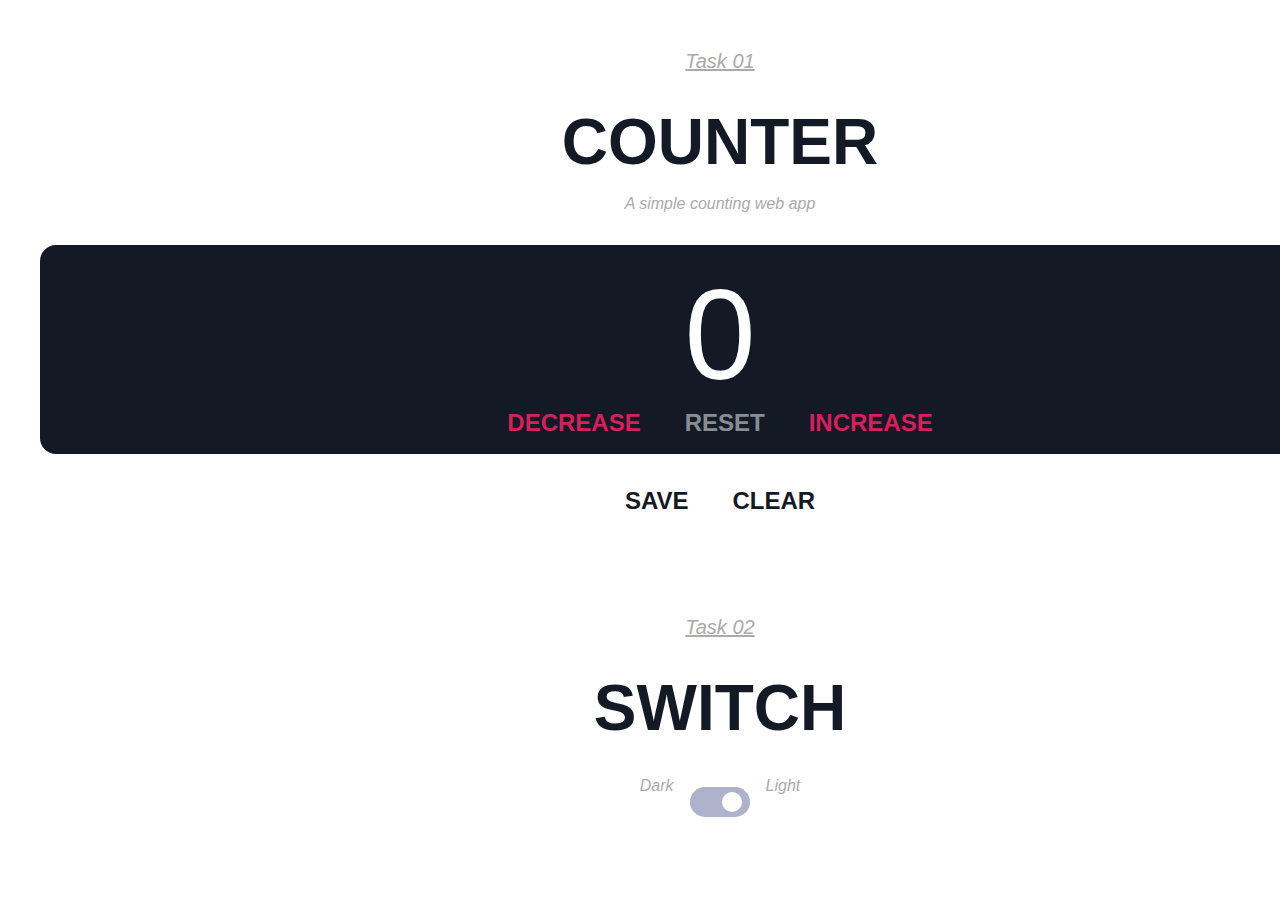
<file: js/lesson-05/module-09/index.html>
<!DOCTYPE html>
<html lang="en">
  <head>
    <meta charset="UTF-8" />
    <meta name="viewport" content="width=device-width, initial-scale=1.0" />
    <title>Lesson 5</title>
    <link rel="stylesheet" href="./css/styles.css" />
  </head>
  <body class="light">
    <!-- Task - 01 -->
    <section>
      <div class="container">
        <p class="task-title">Task 01</p>
        <h1>Counter</h1>
        <p>A simple counting web app</p>

        <div class="counter">
          <div class="counter-value js-counter-value">0</div>

          <div class="counter-controls js-counter-controls">
            <button data-action="decrease">Decrease</button>
            <button data-action="reset">Reset</button>
            <button data-action="increase">Increase</button>
          </div>
        </div>

        <div class="save js-save">
          <button data-action="save">Save</button>
          <button data-action="clear-save">Clear</button>
        </div>
      </div>
    </section>

    <!-- Task - 02 -->
    <section>
      <div class="container">
        <p class="task-title">Task 02</p>
        <h2>Switch</h2>
        <div class="toggle-switch">
          <p>Dark</p>
          <span>
            <label class="switch">
              <input id="theme-switch" type="checkbox" />
              <span class="slider round"></span>
            </label>
          </span>
          <p>Light</p>
        </div>
      </div>
    </section>
    <script type="module" src="./js/counter.js"></script>
    <script type="module" src="./js/themeSwitch.js"></script>
  </body>
</html>
</file>
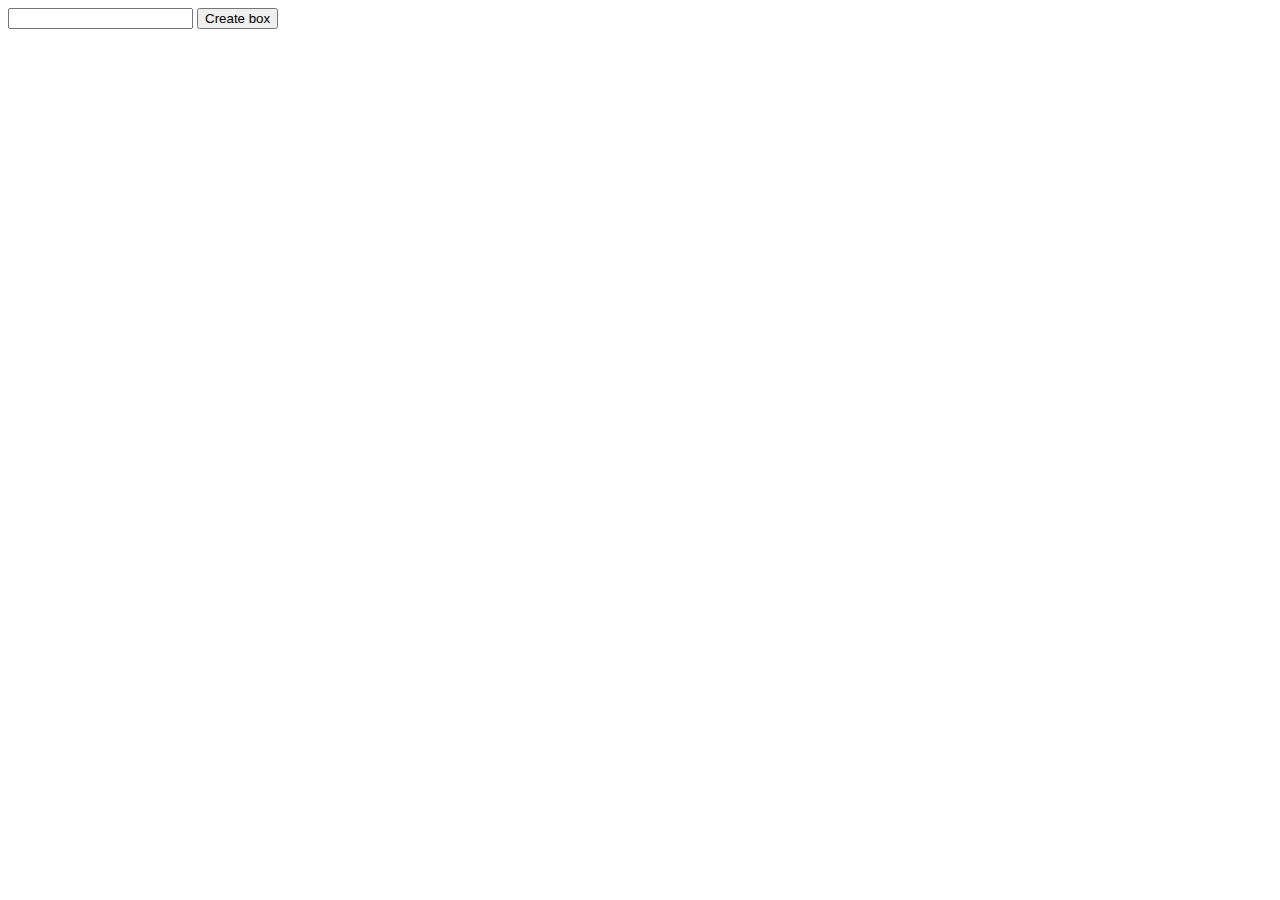
<file: js/lesson-04/modul-7.html>
<!DOCTYPE html>
<html lang="en">
  <head>
    <meta charset="UTF-8" />
    <meta name="viewport" content="width=device-width, initial-scale=1.0" />
    <title>Document</title>
    <link rel="stylesheet" href="./css/style.css" />
  </head>
  <body>
    <form>
      <input type="text" name="box" class="input" />
      <button type="submit">Create box</button>
    </form>
    <div class="box"></div>
    <script type="module" src="./js/modul-7.js"></script>
  </body>
</html>
</file>
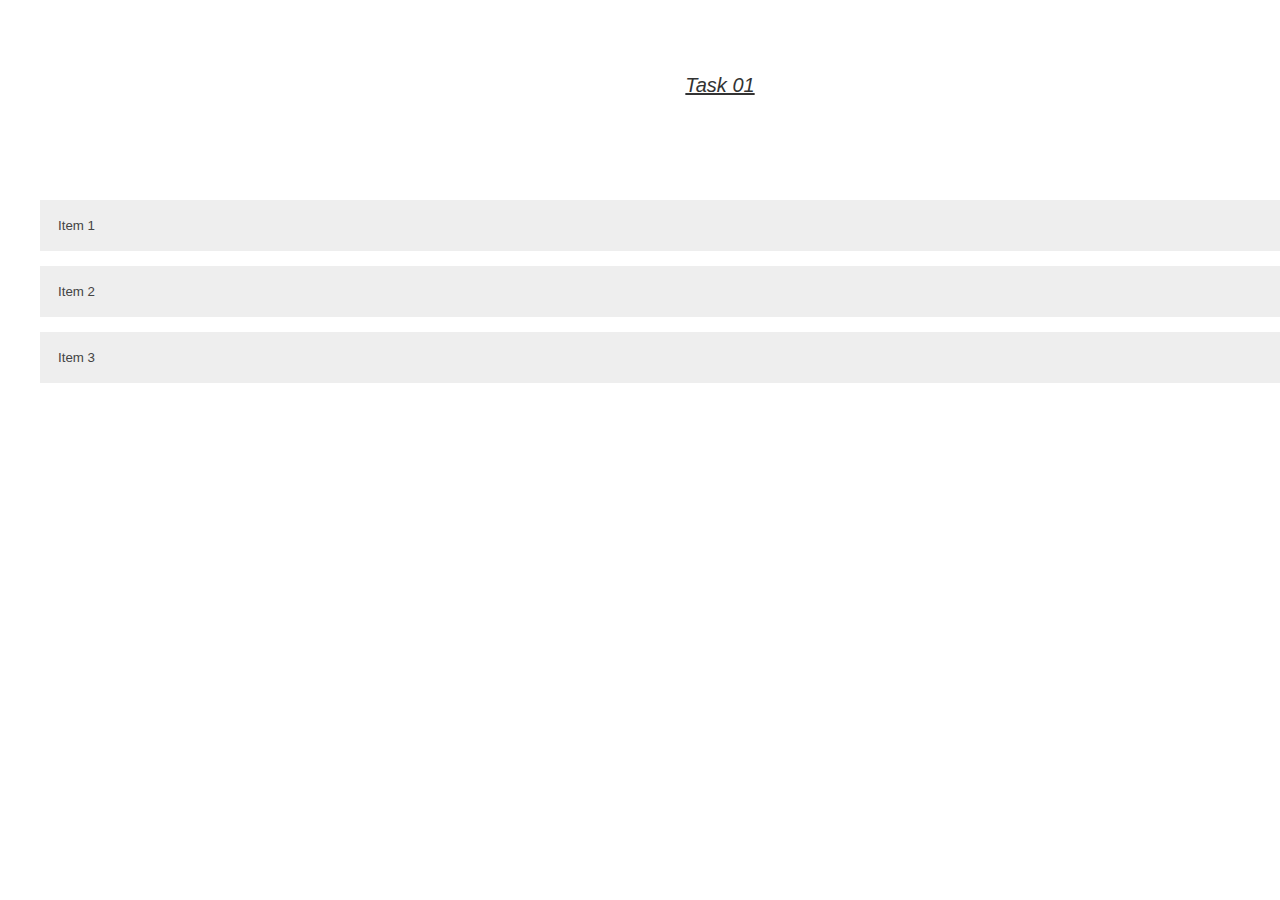
<file: js/lesson-04/module-8.html>
<!DOCTYPE html>
<html lang="en">
  <head>
    <meta charset="UTF-8" />
    <meta name="viewport" content="width=device-width, initial-scale=1.0" />
    <title>Lesson 15</title>

    <link rel="stylesheet" href="./css/acordion.css" />
  </head>

  <body>
    <!-- Task - 01 -->
    <section>
      <div class="container">
        <p class="task-title">Task 01</p>

        <ul class="accordion-list list js-accordion-list">
          <li class="accordion-list-item">
            <button class="accordion js-accordion-btn">Item 1</button>
            <div class="panel js-panel">
              <p>
                Lorem ipsum dolor sit amet consectetur adipisicing elit.
                Inventore, labore deleniti ullam esse consequatur voluptatem
                veritatis, mollitia voluptas voluptatibus quia eveniet veniam,
                eaque corrupti id iste! Consequuntur temporibus doloribus
                assumenda!
              </p>
            </div>
          </li>

          <li class="accordion-list-item">
            <button class="accordion js-accordion-btn">Item 2</button>
            <div class="panel js-panel">
              <p>
                Lorem ipsum dolor sit amet consectetur adipisicing elit.
                Inventore, labore deleniti ullam esse consequatur voluptatem
                veritatis, mollitia voluptas voluptatibus quia eveniet veniam,
                eaque corrupti id iste! Consequuntur temporibus doloribus
                assumenda!
              </p>
            </div>
          </li>

          <li class="accordion-list-item">
            <button class="accordion js-accordion-btn">Item 3</button>
            <div class="panel js-panel">
              <p>
                Lorem ipsum dolor sit amet consectetur adipisicing elit.
                Inventore, labore deleniti ullam esse consequatur voluptatem
                veritatis, mollitia voluptas voluptatibus quia eveniet veniam,
                eaque corrupti id iste! Consequuntur temporibus doloribus
                assumenda!
              </p>
            </div>
          </li>
        </ul>
      </div>
    </section>

    <script type="module" src="./js/modul-8.js"></script>
  </body>
</html>
</file>
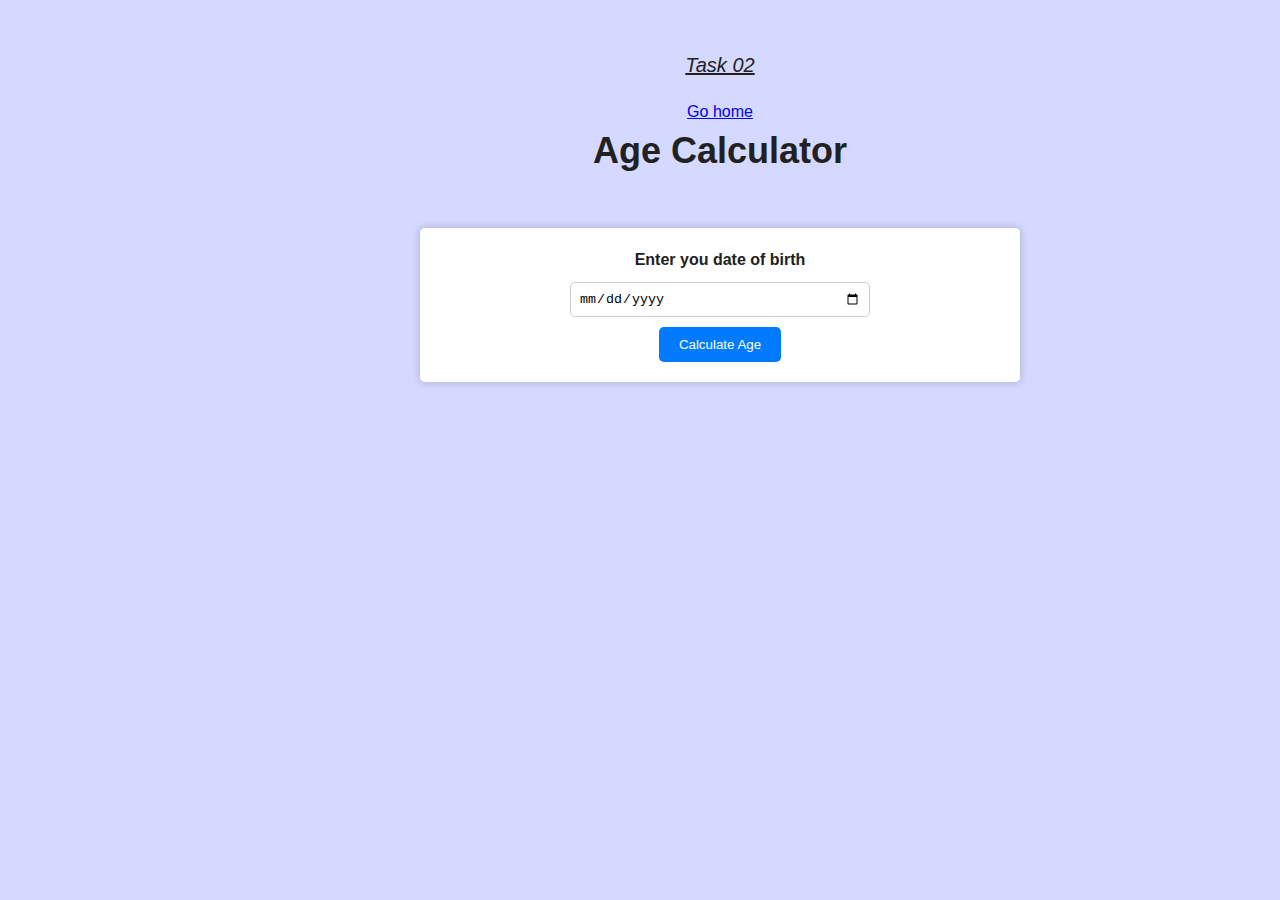
<file: js/lesson-05/module-10/pages/age-calculator.html>
<!DOCTYPE html>
<html lang="en">
  <head>
    <meta charset="UTF-8" />
    <meta name="viewport" content="width=device-width, initial-scale=1.0" />
    <title>Document</title>
    <link rel="stylesheet" href="../css/main.css" />
  </head>
  <body>
    <section>
      <div class="container">
        <p class="task-title">Task 02</p>

        <a href="../index.html">Go home</a>

        <h2>Age Calculator</h2>
        <div class="form">
          <label for="birthday">Enter you date of birth</label>
          <input type="date" class="js-input" name="birthday" />
          <button class="js-form-btn">Calculate Age</button>
          <p class="js-form-result"></p>
        </div>
      </div>
    </section>
    <script type="module" src="../js/age-calculator.js"></script>
  </body>
</html>
</file>
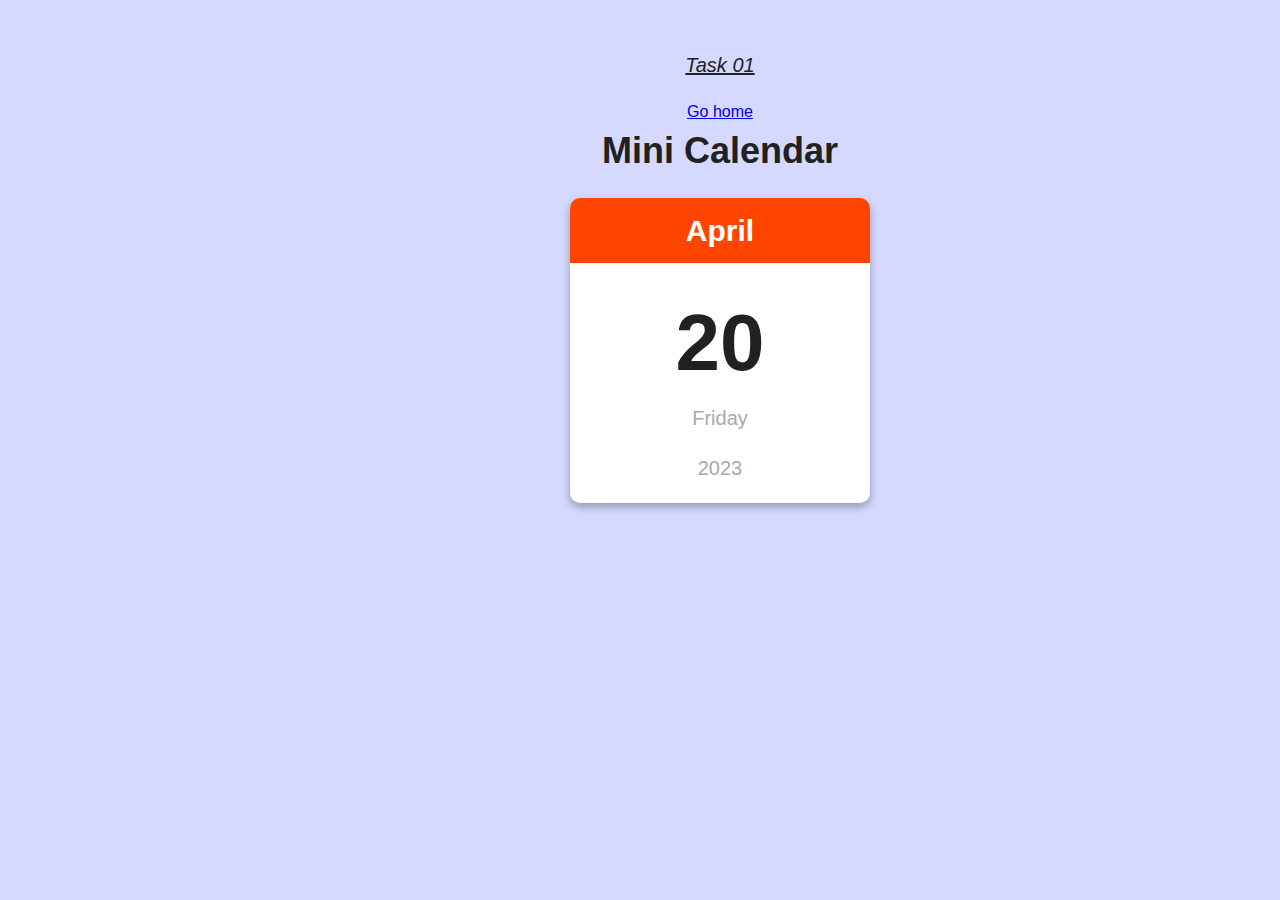
<file: js/lesson-05/module-10/pages/calendar.html>
<!DOCTYPE html>
<html lang="en">
  <head>
    <meta charset="UTF-8" />
    <meta name="viewport" content="width=device-width, initial-scale=1.0" />
    <title>Document</title>

    <link rel="stylesheet" href="../css/main.css" />
  </head>
  <body>
    <section>
      <div class="container">
        <p class="task-title">Task 01</p>

        <a href="../index.html">Go home</a>

        <h1>Mini Calendar</h1>

        <div class="calendar-container js-container">
          <p class="month-name js-month">April</p>
          <p class="day-number js-day-number">20</p>
          <p class="day-name js-day">Friday</p>
          <p class="year js-year">2023</p>
        </div>
      </div>
    </section>
    <script type="module" src="../js/calendar.js"></script>
  </body>
</html>
</file>
<file: js/lesson-05/module-09/css/styles.css>
:root {
  --primary: #d81e5b;
  --secondary: #8a4fff;
  --grey: #aaa;
  --light: #eee;
  --dark: #131a26;
  --toggle-light: hsl(230, 22%, 74%);
  --toggle-dark: linear gradient hsl(210, 78%, 56%) to hsl(146, 68%, 55%);
}

* {
  margin: 0;
  box-sizing: border-box;

  font-family: 'Fira sans', sans-serif;
}

body {
  background: var(--main-background);
  color: var(--main-font);
}

h1,
h2 {
  color: var(--dark);
  font-size: 4rem;
  text-transform: uppercase;
  margin-bottom: 1rem;
}

section {
  padding: 50px 0;
  text-align: center;
}

p {
  color: var(--grey);
  font-style: italic;
  margin-bottom: 2rem;
}

/* components */

.task-title {
  font-size: 20px;
  font-style: italic;
  font-weight: 500;
  text-decoration: underline;
}

.container {
  width: 1440px;
  margin: 0 auto;
  padding: 0px 40px;
}

.module-title {
  text-align: center;
}

/* counter */

.counter {
  background-color: var(--dark);
  padding: 1rem;
  border-radius: 1rem;
  color: white;
}

.counter-value {
  font-size: 8rem;
  text-align: center;
}

.counter-controls {
  display: flex;
  align-items: center;
  justify-content: center;
  margin: 0 -1rem;
}

button {
  appearance: none;
  outline: none;
  border: none;
  background: none;

  margin: 0 1rem;

  color: var(--primary);
  font-size: 1.5rem;
  font-weight: 700;
  text-transform: uppercase;

  cursor: pointer;
  transition: 0.4s ease-in-out;
}

button span {
  display: block;
  transition: 0.4s ease-in-out;
}

button[data-action='reset'] {
  color: white;
  opacity: 0.5;
}

button[data-action='reset']:hover {
  opacity: 1;
}

.save {
  margin-top: 2rem;

  display: flex;
  align-items: center;
  justify-content: center;
}

.save button {
  color: var(--dark);
}

button:active {
  transform: scale(1.1);
}

@keyframes pulse {
  0% {
    transform: scale(1);
  }

  50% {
    transform: scale(1.1);
  }

  100% {
    transform: scale(1);
  }
}

/* switch */

/* The switch - the box around the slider */
.switch {
  position: relative;
  display: inline-block;
  width: 60px;
  height: 30px;
}

/* Hide default html checkbox */
.switch input {
  opacity: 0;
}

/* The slider */
.slider {
  position: absolute;
  cursor: pointer;
  top: 0;
  left: 0;
  right: 0;
  bottom: 0;
  background-color: var(--toggle-light);
  transition: 0.4s;
}

.slider:before {
  position: absolute;
  content: '';
  height: 20px;
  width: 20px;
  left: 32px;
  bottom: 5px;
  background-color: #fff;
  transition: 0.4s;
}

input:checked+.slider {
  background: linear-gradient(90grad, hsl(210, 78%, 56%), hsl(146, 68%, 55%));
}

input:checked+.slider:before {
  transform: translateX(-24px);
}

.slider,
.round {
  border-radius: 34px;
}

.round::before {
  border-radius: 50%;
}

input:checked+.round::before {
  background-color: hsl(230, 17%, 14%);
}

/* /THEME/ */
.dark {
  --main-background: hsl(230, 17%, 14%);
  --main-font: white;
}

.light {
  --main-background: white;
  --main-font: hsl(230, 17%, 14%);
}

body.dark h1,
body.dark h2,
body.dark button {
  color: #fff;
}


.toggle-switch {
  display: flex;
  flex-direction: row;
  justify-content: center;
  align-items: center;
}

.toggle-switch p {
  padding: 1em;
}

/*  */

/* * {
      box-sizing: border-box;
      margin: 0;
      padding: 0;
    }

    body {
      background-color: #f2f2f2;
      font-family: sans-serif;
    } */

/* .container {
      margin: 20px auto;
      width: 500px;
      background-color: #fff;
      padding: 20px;
      box-shadow: 0 0 10px rgba(0, 0, 0, 0.2);
    } */

/* h1 {
      text-align: center;
      margin-bottom: 20px;
    } */

form {
  display: flex;
}

input[type='text'] {
  flex: 1;
  padding: 10px;
  border: none;
  border-bottom: 2px solid #ddd;
  font-size: 18px;
}

button[type='submit'] {
  padding: 10px 20px;
  margin-left: 5px;
  background-color: #008cba;
  color: #fff;
  border: none;
  border-radius: 5px;
  cursor: pointer;
  font-size: 18px;
}

button[type='submit']:hover {
  background-color: #006d9e;
}

ul {
  margin-top: 20px;
  list-style-type: none;
}

li {
  padding: 10px;
  background-color: #f2f2f2;
  margin-bottom: 5px;
  border-radius: 5px;
  position: relative;
  display: flex;
  justify-content: space-between;
}

li div {
  display: flex;
  gap: 8px;
}

li input {
  width: 70%;
  border: none;
  background-color: #f2f2f2;
}

li input.active {
  width: 70%;
  background-color: #ffffff;
}

li button[data-action='edit'] {
  background-color: #355075;
  color: #fff;
  border: none;
  cursor: pointer;
  padding: 5px 10px;
  border-radius: 5px;
}

li button[data-action='edit'].active {
  background-color: #2f7600;
  color: #fff;
}

li button[data-action='delete'] {
  background-color: #ff4d4d;
  color: #fff;
  border: none;
  cursor: pointer;
  padding: 5px 10px;
  border-radius: 5px;
}

li button:hover {
  opacity: 0.8;
}

/* foods */

.products-list {
  display: grid;
  max-width: 1140px;
  grid-template-columns: repeat(auto-fit, minmax(320px, 1fr));
  grid-auto-rows: 240px;
  grid-gap: 12px;
  justify-content: center;
  padding: 0;
  list-style: none;
  margin-left: auto;
  margin-right: auto;
}

.card-item {
  position: relative;
  box-shadow: 0px 1px 3px 0px rgba(0, 0, 0, 0.2),
    0px 1px 1px 0px rgba(0, 0, 0, 0.14), 0px 2px 1px -1px rgba(0, 0, 0, 0.12);
}

[data-heart] {
  cursor: pointer;
}

.checked {
  color: red;
  /* або будь-який інший стиль, який ви хочете застосувати до сердечка улюбленої страви */
}

img {
  height: 100%;
  width: 100%;
  object-fit: cover;
  transition: transform var(--animation-duration) var(--timing-function);
}
</file>
<file: js/lesson-04/css/style.css>
.active {
    color: red;
}

.number-container {
    display: flex;
    flex-wrap: wrap;
}

.number {
    width: 50px;
    height: 50px;
    display: flex;
    justify-content: center;
    align-items: center;
    font-size: 18px;
    font-weight: 700;

    margin: 5px;
}

.even {
    background-color: #8bc34a;
}

.odd {
    background-color: #ffed3b;
}

.success{
    border: 2px solid green;
}

.error{
    border: 2px solid red;
}

input{
    outline: none;
}
</file>
<file: js/lesson-04/css/acordion.css>
/* common */
* {
  box-sizing: border-box;
}

body {
  background-color: #fff;
  color: #333;
  font: 1.2em / 1.5 Helvetica Neue, Helvetica, Arial, sans-serif;
  padding: 0;
  margin: 0;
}

button {
  cursor: pointer;
}

section {
  padding: 50px 0;
  text-align: center;
}

ul {
  list-style-type: none;
  margin: 0;
  padding: 0;
}

/* components */

.task-title {
  font-size: 20px;
  font-style: italic;
  font-weight: 500;
  text-decoration: underline;
  margin-bottom: 100px;
}

.container {
  width: 1440px;
  margin: 0 auto;
  padding: 0px 40px;
}

.module-title {
  text-align: center;
}

/* accordion */
.accordion-list {
  display: flex;
  flex-direction: column;
  gap: 15px;
  list-style: none;
}
.accordion-list-item {
  position: relative;
  transition: all 500ms linear;
}
.accordion {
  background-color: #eee;
  color: #444;
  cursor: pointer;
  padding: 18px;
  width: 100%;
  text-align: left;
  border: none;
  outline: none;
  transition: 0.4s;
}
.active,
.accordion:hover {
  background-color: #ccc;
}
.panel {
  background-color: white;
  display: none;
  padding: 20px;
  overflow: hidden;
}
.panel.active {
  display: block;
}

/* pagination */

.pagination {
  display: flex;
  justify-content: center;
  border-top: 1px solid #eee;
  margin-top: 1em;
  padding-top: 0.5em;
  list-style: none;
}

.pagination__item {
  display: block;
  margin: 0 0.25rem;
  padding: 0.5em 1em;
  border: 1px solid #999;
  border-radius: 0.5em;
  font-weight: 900;
  text-decoration: none;
  cursor: pointer;
}

.pagination__item.active {
  background-color: #bfff48;
  color: #000000;
}

.btn-wrapper {
  display: flex;
  gap: 20px;
  justify-content: space-around;
}

.btn-wrapper button {
  background-color: #20085d;
  color: #fff;
  border: none;
  outline: none;
  padding: 8px 40px;
  border-radius: 4px;
}

.btn-wrapper button:hover {
  background-color: #6134d4;
}
</file>
<file: js/lesson-05/module-10/css/main.css>
/* common */
* {
  box-sizing: border-box;
  margin: 0;
  padding: 0;
}

body {
  font-family: -apple-system, BlinkMacSystemFont, 'Segoe UI', Roboto, Oxygen,
    Ubuntu, Cantarell, 'Open Sans', 'Helvetica Neue', sans-serif;
  background-color: #d5d8ff;
  color: #212121;
  line-height: 1.5;
}

section {
  padding: 50px 0;
  text-align: center;
}

ul {
  list-style: none;
  display: flex;
  justify-content: space-around;
}

/* components */
.task-title {
  font-size: 20px;
  font-style: italic;
  font-weight: 500;
  text-decoration: underline;
  margin-bottom: 20px;
}

.container {
  width: 1440px;
  margin: 0 auto;
  padding: 0px 40px;
}

.module-title {
  text-align: center;
}

/* calendar */
.calendar-container {
  background-color: white;
  width: 300px;
  text-align: center;
  border-radius: 10px;
  box-shadow: 0 4px 8px rgba(0, 0, 0, 0.3);
  overflow: hidden;
  margin: 0 auto;
}

.month-name {
  text-transform: capitalize;
  margin: 0;
  background-color: orangered;
  color: white;
  padding: 10px;
  font-size: 30px;
  font-weight: bold;
  margin-bottom: 20px;
}

.day-name {
  text-transform: capitalize;
  font-size: 20px;
  color: darkgray;
}

.day-number {
  font-size: 80px;
  margin: 0;
  font-weight: bold;
}

.year {
  margin: 20px 0;
  font-size: 20px;
  color: darkgray;
  font-weight: 500;
}

/*  */

h1,
h2 {
  font-size: 36px;
  text-align: center;
  margin-top: 0;
  margin-bottom: 20px;
}

.form {
  display: flex;
  flex-direction: column;
  align-items: center;

  background-color: white;
  box-shadow: 0 0 10px rgba(0, 0, 0, 0.2);
  padding: 20px;
  max-width: 600px;
  margin: 0 auto;
  border-radius: 5px;
  margin-top: 50px;
}

label {
  font-weight: bold;
  margin-bottom: 10px;
}

input {
  padding: 8px;
  border: 1px solid #ccc;
  border-radius: 5px;
  width: 100%;
  max-width: 300px;
}

button {
  background-color: #007bff;
  color: white;
  border: none;
  padding: 10px 20px;
  border-radius: 5px;
  margin-top: 10px;
  cursor: pointer;
  transition: background-color 0.3s ease;
}

button:hover {
  background-color: #0062cc;
}

#result {
  margin-top: 20px;
  font-size: 24px;
  font-weight: bold;
}

/* clock styles */

.clock__items {
  display: flex;
  font-size: 18px;
  max-width: max-content;
  margin: 0 auto;
}

.clock__item {
  position: relative;
  margin-left: 10px;
  margin-right: 10px;
  padding-bottom: 15px;
  text-align: center;
}

.clock__item:not(:nth-child(3))::after {
  content: ':';
  position: absolute;
  right: -15px;
}

.clock__container.is-hidden {
  position: absolute;
  width: 1px;
  height: 1px;
  margin: -1px;
  border: 0;
  padding: 0;

  white-space: nowrap;
  clip-path: inset(100%);
  clip: rect(0 0 0 0);
  overflow: hidden;
}
</file>
